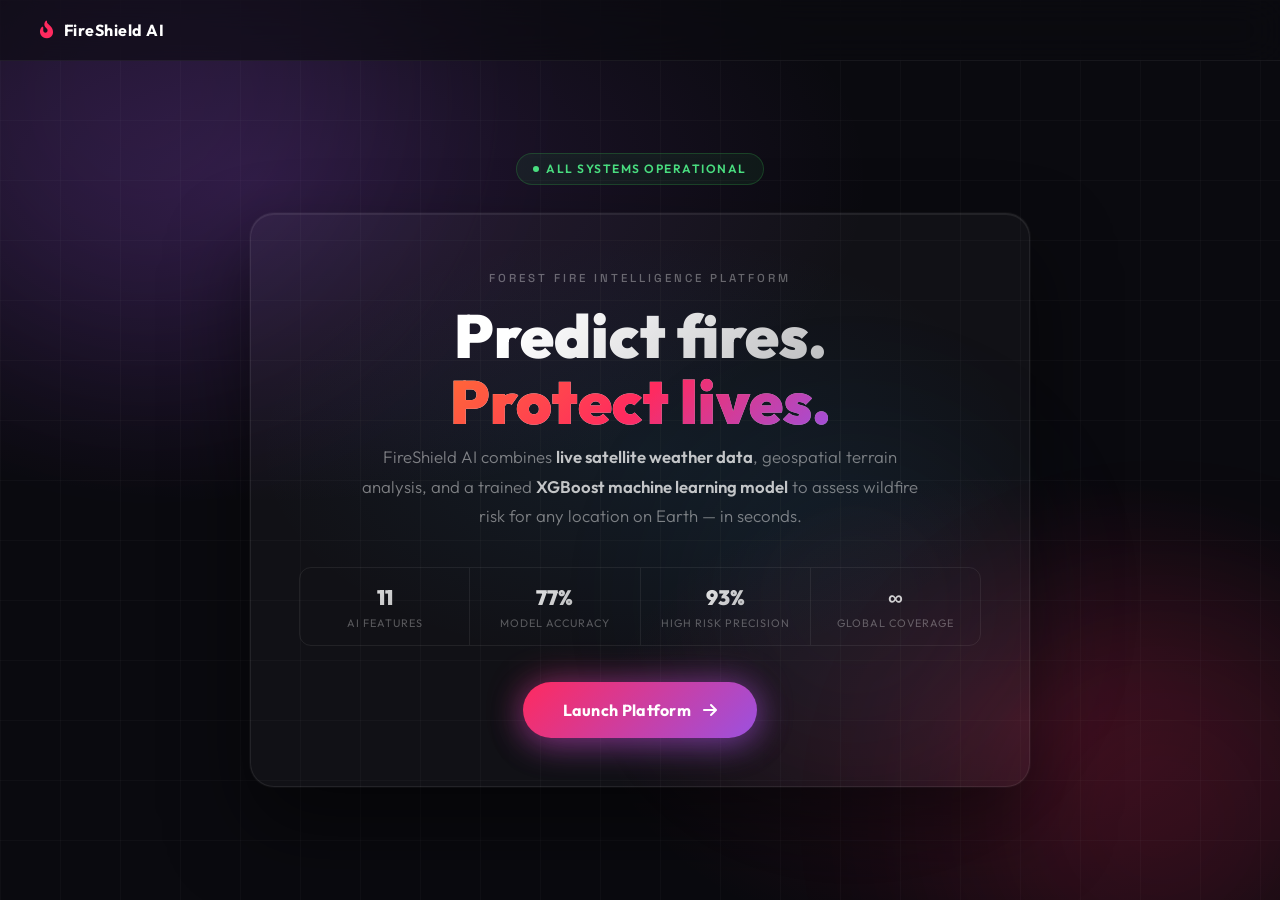
<file: templates/landing.html>
<!DOCTYPE html>
<html lang="en">
<head>
    <meta charset="UTF-8">
    <meta name="viewport" content="width=device-width, initial-scale=1.0">
    <title>FireShield AI | Forest Fire Intelligence</title>
    <link href="https://fonts.googleapis.com/css2?family=Outfit:wght@300;400;600;700;900&family=Space+Grotesk:wght@400;500;700&display=swap" rel="stylesheet">
    <link href="https://cdn.jsdelivr.net/npm/bootstrap@5.3.0/dist/css/bootstrap.min.css" rel="stylesheet">
    <link rel="stylesheet" href="https://cdnjs.cloudflare.com/ajax/libs/font-awesome/6.4.0/css/all.min.css">
    <style>
        :root {
            --pink:   #ff2a5f;
            --purple: #9b51e0;
            --blue:   #2d9cdb;
            --orange: #ff6b35;
        }

        *, *::before, *::after { margin: 0; padding: 0; box-sizing: border-box; }

        /* FIX 1: Removed overflow:hidden — was blocking all scrolling */
        html, body {
            width: 100%;
            min-height: 100vh;
            overflow-y: auto;
            font-family: 'Outfit', sans-serif;
            color: #fff;
            background: #0a0a0f;
        }

        .bg {
            position: fixed;
            inset: 0;
            z-index: 0;
            background: radial-gradient(ellipse 80% 60% at 20% 20%, rgba(155,81,224,0.18) 0%, transparent 60%),
                        radial-gradient(ellipse 60% 50% at 80% 80%, rgba(255,42,95,0.15) 0%, transparent 55%),
                        radial-gradient(ellipse 50% 40% at 50% 50%, rgba(45,156,219,0.08) 0%, transparent 60%),
                        #0a0a0f;
        }

        .bg::after {
            content: '';
            position: absolute;
            inset: 0;
            background-image:
                linear-gradient(rgba(255,255,255,0.025) 1px, transparent 1px),
                linear-gradient(90deg, rgba(255,255,255,0.025) 1px, transparent 1px);
            background-size: 60px 60px;
        }

        .orb {
            position: fixed;
            border-radius: 50%;
            filter: blur(100px);
            animation: drift ease-in-out infinite alternate;
            pointer-events: none;
        }
        .orb-1 { width: 500px; height: 500px; background: var(--purple); opacity: .12; top: -150px; left: -100px; animation-duration: 22s; }
        .orb-2 { width: 400px; height: 400px; background: var(--pink);   opacity: .12; bottom: -120px; right: -80px; animation-duration: 18s; }
        .orb-3 { width: 300px; height: 300px; background: var(--blue);   opacity: .08; top: 50%; left: 55%; animation-duration: 15s; }

        @keyframes drift {
            0%   { transform: translate(0, 0) scale(1); }
            50%  { transform: translate(25px, -35px) scale(1.08); }
            100% { transform: translate(-20px, 20px) scale(0.94); }
        }

        /* FIX 2: Changed from fixed height to padding so content never clips */
        .stage {
            position: relative;
            z-index: 10;
            display: flex;
            flex-direction: column;
            align-items: center;
            justify-content: center;
            padding: 48px 20px 60px;
            min-height: calc(100vh - 70px);
        }

        /* FIX 3: Changed position:fixed to position:sticky so page scrolls under it properly */
        .topbar {
            position: sticky;
            top: 0;
            z-index: 50;
            display: flex;
            justify-content: space-between;
            align-items: center;
            padding: 18px 40px;
            border-bottom: 1px solid rgba(255,255,255,0.05);
            background: rgba(10,10,15,0.6);
            backdrop-filter: blur(20px);
        }
        .topbar-brand {
            display: flex;
            align-items: center;
            gap: 10px;
            font-weight: 700;
            font-size: 1rem;
            letter-spacing: 0.5px;
        }
        .topbar-brand i { color: var(--pink); font-size: 1.1rem; }

        .status-pill {
            display: inline-flex;
            align-items: center;
            gap: 7px;
            padding: 6px 16px;
            border-radius: 40px;
            font-size: 0.75rem;
            font-weight: 600;
            letter-spacing: 1.5px;
            text-transform: uppercase;
            background: rgba(46,160,67,0.1);
            border: 1px solid rgba(46,160,67,0.3);
            color: #4ade80;
            margin-bottom: 28px;
            animation: fadeDown 0.8s ease both;
        }
        .status-dot {
            width: 6px; height: 6px;
            border-radius: 50%;
            background: #4ade80;
            animation: pulse 1.5s ease infinite;
        }
        @keyframes pulse { 0%,100%{opacity:0.4} 50%{opacity:1} }

        .hero-card {
            width: 100%;
            max-width: 780px;
            text-align: center;
            padding: 56px 48px 48px;
            border-radius: 24px;
            position: relative;
            overflow: hidden;
            background: rgba(255,255,255,0.03);
            border: 1px solid rgba(255,255,255,0.08);
            box-shadow:
                0 0 0 1px rgba(255,255,255,0.03),
                0 40px 80px rgba(0,0,0,0.5),
                inset 0 1px 0 rgba(255,255,255,0.07);
            animation: fadeUp 1s ease both 0.2s;
        }

        .hero-card::before {
            content: '';
            position: absolute;
            top: 0; left: -200%;
            width: 60%; height: 100%;
            background: linear-gradient(to right, transparent, rgba(255,255,255,0.04), transparent);
            transform: skewX(-20deg);
            animation: sheen 8s ease infinite 2s;
        }
        @keyframes sheen { 0%{left:-200%} 25%{left:200%} 100%{left:200%} }

        .eyebrow {
            font-family: 'Space Grotesk', sans-serif;
            font-size: 0.72rem;
            font-weight: 500;
            letter-spacing: 3px;
            text-transform: uppercase;
            color: rgba(255,255,255,0.35);
            margin-bottom: 16px;
            animation: fadeDown 0.9s ease both 0.3s;
        }

        .hero-title {
            font-size: 3.8rem;
            font-weight: 900;
            line-height: 1.08;
            margin-bottom: 8px;
            background: linear-gradient(135deg, #fff 30%, rgba(255,255,255,0.55) 100%);
            -webkit-background-clip: text;
            -webkit-text-fill-color: transparent;
            animation: fadeUp 1s ease both 0.4s;
        }

        .hero-title .fire-word {
            background: linear-gradient(135deg, #ff6b35, #ff2a5f, #9b51e0);
            -webkit-background-clip: text;
            -webkit-text-fill-color: transparent;
        }

        .hero-sub {
            font-size: 1.05rem;
            color: rgba(255,255,255,0.45);
            line-height: 1.75;
            max-width: 560px;
            margin: 0 auto 36px;
            font-weight: 300;
            animation: fadeUp 1s ease both 0.5s;
        }
        .hero-sub strong { color: rgba(255,255,255,0.75); font-weight: 600; }

        .stats-row {
            display: flex;
            justify-content: center;
            gap: 0;
            margin-bottom: 36px;
            border: 1px solid rgba(255,255,255,0.07);
            border-radius: 12px;
            overflow: hidden;
            animation: fadeUp 1s ease both 0.6s;
        }
        .stat-item {
            flex: 1;
            padding: 14px 20px;
            text-align: center;
            border-right: 1px solid rgba(255,255,255,0.07);
        }
        .stat-item:last-child { border-right: none; }
        .stat-num {
            font-size: 1.3rem;
            font-weight: 900;
            background: linear-gradient(135deg, #fff, rgba(255,255,255,0.6));
            -webkit-background-clip: text;
            -webkit-text-fill-color: transparent;
        }
        .stat-lbl {
            font-size: 0.68rem;
            color: rgba(255,255,255,0.3);
            letter-spacing: 1px;
            text-transform: uppercase;
            margin-top: 2px;
        }

        .cta-wrap {
            display: flex;
            align-items: center;
            justify-content: center;
            gap: 14px;
            animation: fadeUp 1s ease both 0.7s;
        }

        /* FIX 4: Changed <a href="/dashboard"> to a proper button with JS navigation */
        .launch-btn {
            display: inline-flex;
            align-items: center;
            gap: 12px;
            padding: 16px 40px;
            border-radius: 50px;
            color: #fff;
            font-size: 1rem;
            font-weight: 700;
            font-family: 'Outfit', sans-serif;
            letter-spacing: 0.3px;
            position: relative;
            transition: transform 0.3s ease, box-shadow 0.3s ease;
            background: linear-gradient(135deg, var(--pink) 0%, var(--purple) 100%);
            box-shadow: 0 8px 32px rgba(155,81,224,0.35);
            border: none;
            cursor: pointer;
        }
        .launch-btn::after {
            content: '';
            position: absolute;
            inset: 0;
            border-radius: 50px;
            background: linear-gradient(135deg, var(--pink), var(--purple));
            filter: blur(18px);
            opacity: 0.5;
            z-index: -1;
            transition: opacity 0.3s;
        }
        .launch-btn:hover {
            transform: translateY(-3px);
            box-shadow: 0 16px 48px rgba(155,81,224,0.5);
            color: #fff;
        }
        .launch-btn:hover::after { opacity: 0.8; }
        .launch-btn:hover .arrow { transform: translateX(4px); }
        .arrow { transition: transform 0.3s; }

        @keyframes fadeUp {
            from { opacity: 0; transform: translateY(24px); }
            to   { opacity: 1; transform: translateY(0); }
        }
        @keyframes fadeDown {
            from { opacity: 0; transform: translateY(-16px); }
            to   { opacity: 1; transform: translateY(0); }
        }

        @media (max-width: 640px) {
            .hero-card { padding: 40px 24px 36px; }
            .hero-title { font-size: 2.5rem; }
            .hero-sub { font-size: 0.95rem; }
            .stats-row { flex-direction: column; }
            .stat-item { border-right: none; border-bottom: 1px solid rgba(255,255,255,0.07); }
            .stat-item:last-child { border-bottom: none; }
            .topbar { padding: 16px 20px; }
            .cta-wrap { flex-direction: column; }
            .launch-btn { width: 100%; justify-content: center; }
        }
    </style>
</head>
<body>

    <div class="bg"></div>
    <div class="orb orb-1"></div>
    <div class="orb orb-2"></div>
    <div class="orb orb-3"></div>

    <nav class="topbar">
        <div class="topbar-brand">
            <i class="fa-solid fa-fire-flame-curved"></i>
            FireShield AI
        </div>
    </nav>

    <div class="stage">
        <div class="status-pill">
            <span class="status-dot"></span>
            All Systems Operational
        </div>

        <div class="hero-card">
            <p class="eyebrow">Forest Fire Intelligence Platform</p>
            <h1 class="hero-title">
                Predict fires.<br>
                <span class="fire-word">Protect lives.</span>
            </h1>
            <p class="hero-sub">
                FireShield AI combines <strong>live satellite weather data</strong>,
                geospatial terrain analysis, and a trained
                <strong>XGBoost machine learning model</strong> to assess
                wildfire risk for any location on Earth — in seconds.
            </p>

            <div class="stats-row">
                <div class="stat-item">
                    <div class="stat-num">11</div>
                    <div class="stat-lbl">AI Features</div>
                </div>
                <div class="stat-item">
                    <div class="stat-num">77%</div>
                    <div class="stat-lbl">Model Accuracy</div>
                </div>
                <div class="stat-item">
                    <div class="stat-num">93%</div>
                    <div class="stat-lbl">High Risk Precision</div>
                </div>
                <div class="stat-item">
                    <div class="stat-num">∞</div>
                    <div class="stat-lbl">Global Coverage</div>
                </div>
            </div>

            <div class="cta-wrap">
                <button class="launch-btn" onclick="window.location.href='/dashboard'">
                    Launch Platform
                    <i class="fa-solid fa-arrow-right arrow"></i>
                </button>
            </div>
        </div>
    </div>

    <script src="https://cdn.jsdelivr.net/npm/bootstrap@5.3.0/dist/js/bootstrap.bundle.min.js"></script>
</body>
</html>
</file>
